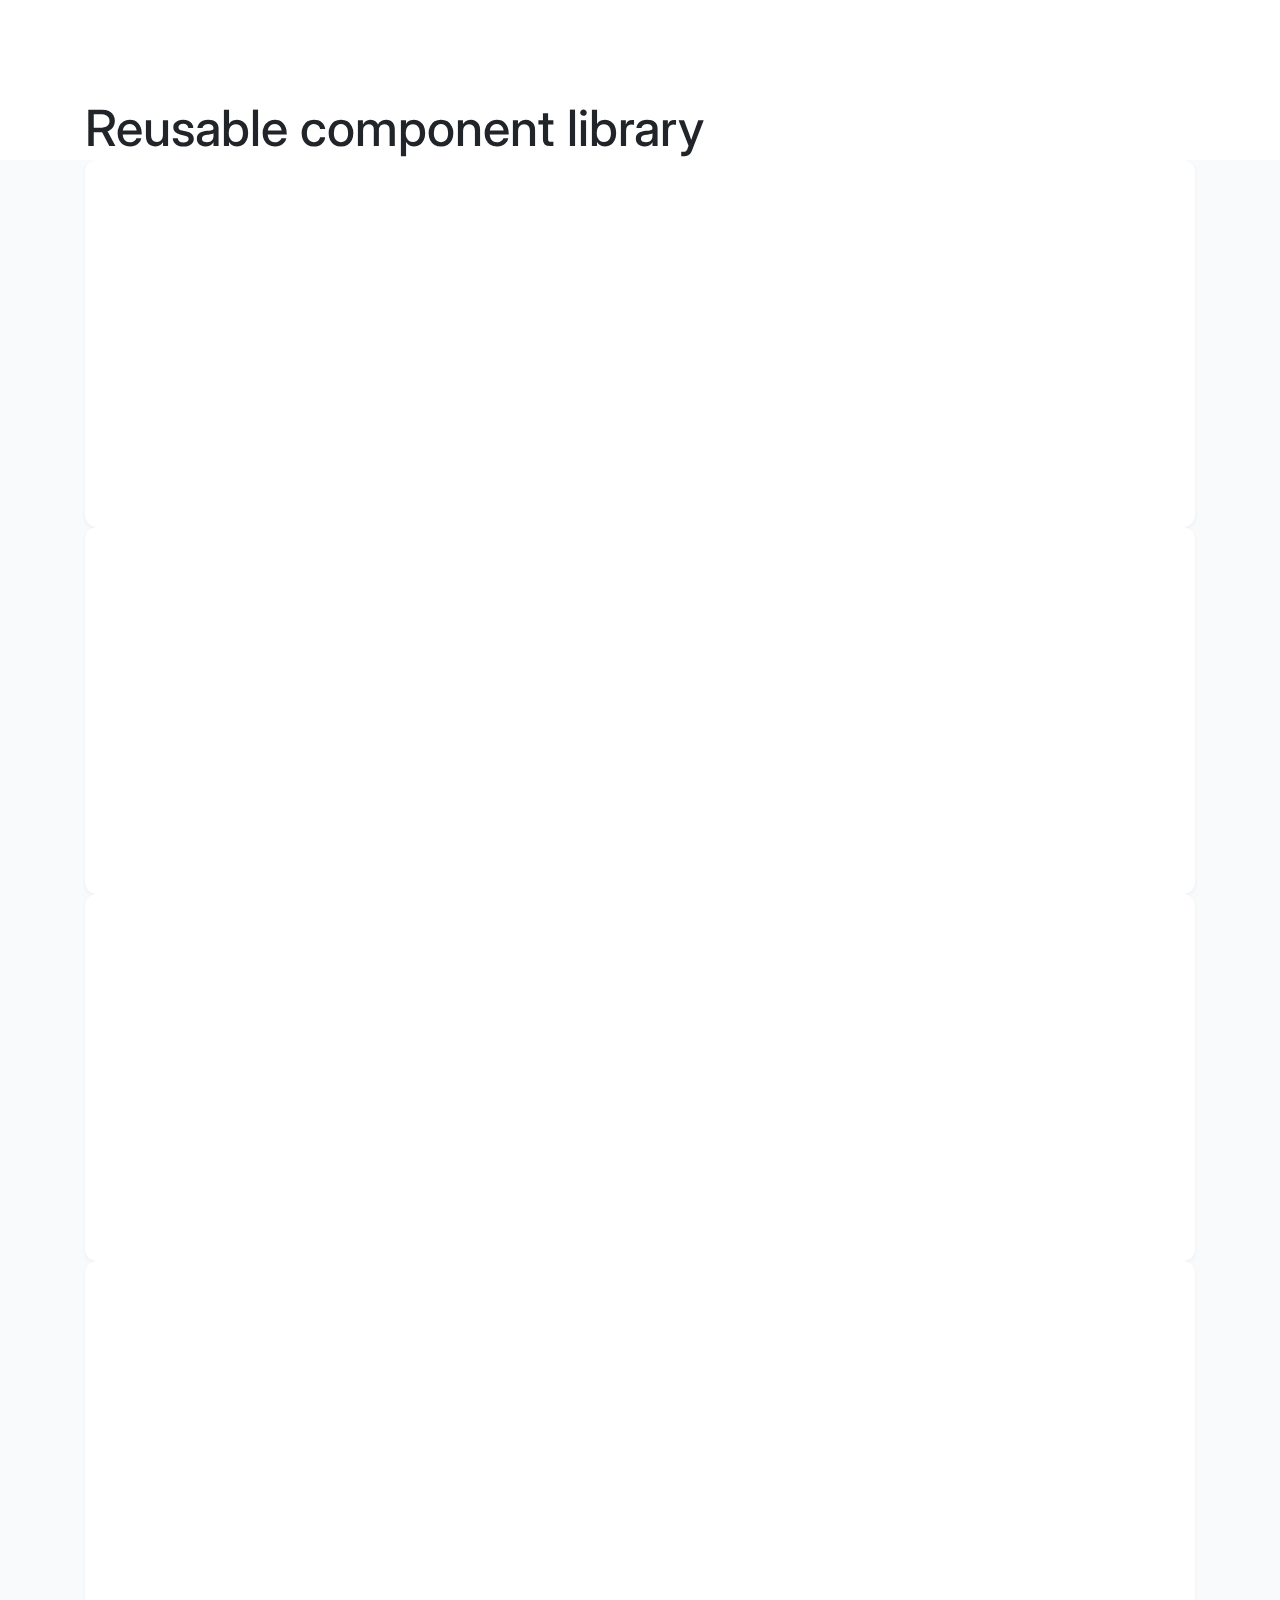
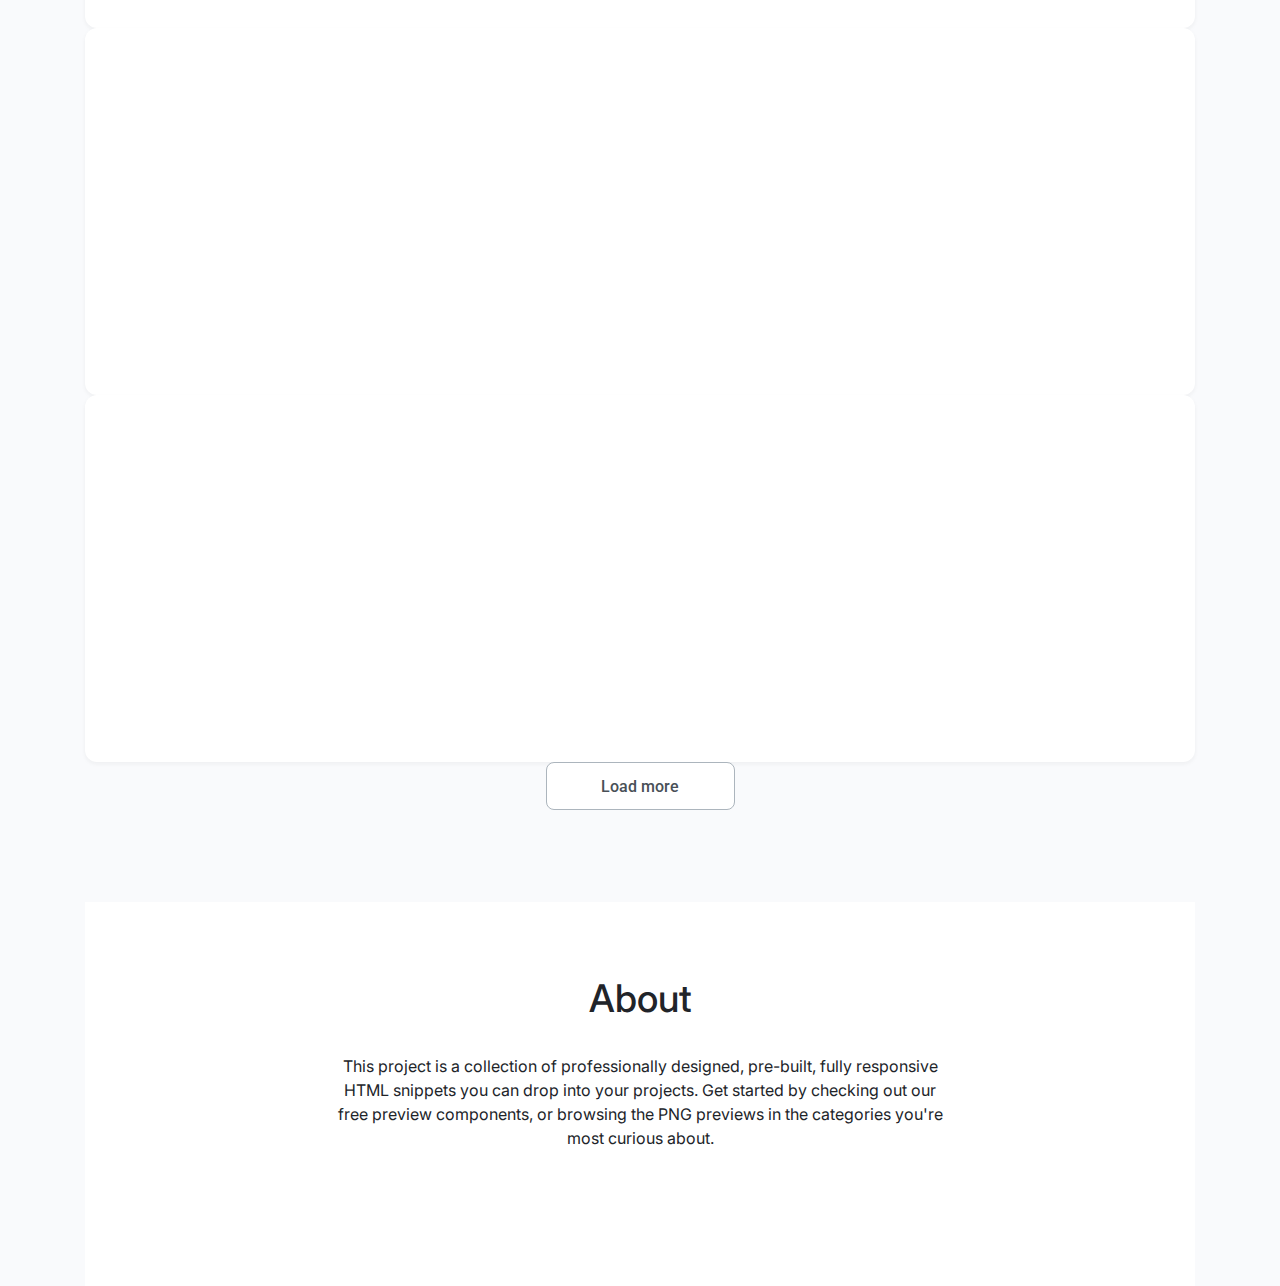
<file: index.html>
<!DOCTYPE html>
<!-- Главная страница -->
<html lang="ru">
    <head>
        <link rel="stylesheet" href="./assets/css/main.css">
        <title>Reusable component library</title>
    </head>

    <body>
        <!--<div class="main__container">-->
            <header class="header">
                <div class="wrapper">
                    <h1 class="header__title">Reusable component library</h1>
                </div>
            </header>
                <main class="wrapper">
                    <section class="preview">
                        <div class="card"></div>
                        <div class="card"></div>
                        <div class="card"></div>
                        <div class="card"></div>
                        <div class="card"></div>
                        <div class="card"></div>
                    </section>
                    <section class="loadmore__container">
                        <button class="button button_alternate">Load more</button>
                    </section>
                </main>
                <footer>
                        <div class="wrapper footer">
                            <div class="footer__wrapper">
                                <h2 class="footer__heading">About</h2>
                                <p>This project is a collection of professionally designed, pre-built, fully responsive HTML snippets you
                                can drop into your projects. Get started by checking out our free preview components, or browsing the
                                PNG previews in the categories you're most curious about.</p>
                            </div>
                        </div>
                </footer>
        <!--</div>-->
    </body>
</html>
</file>
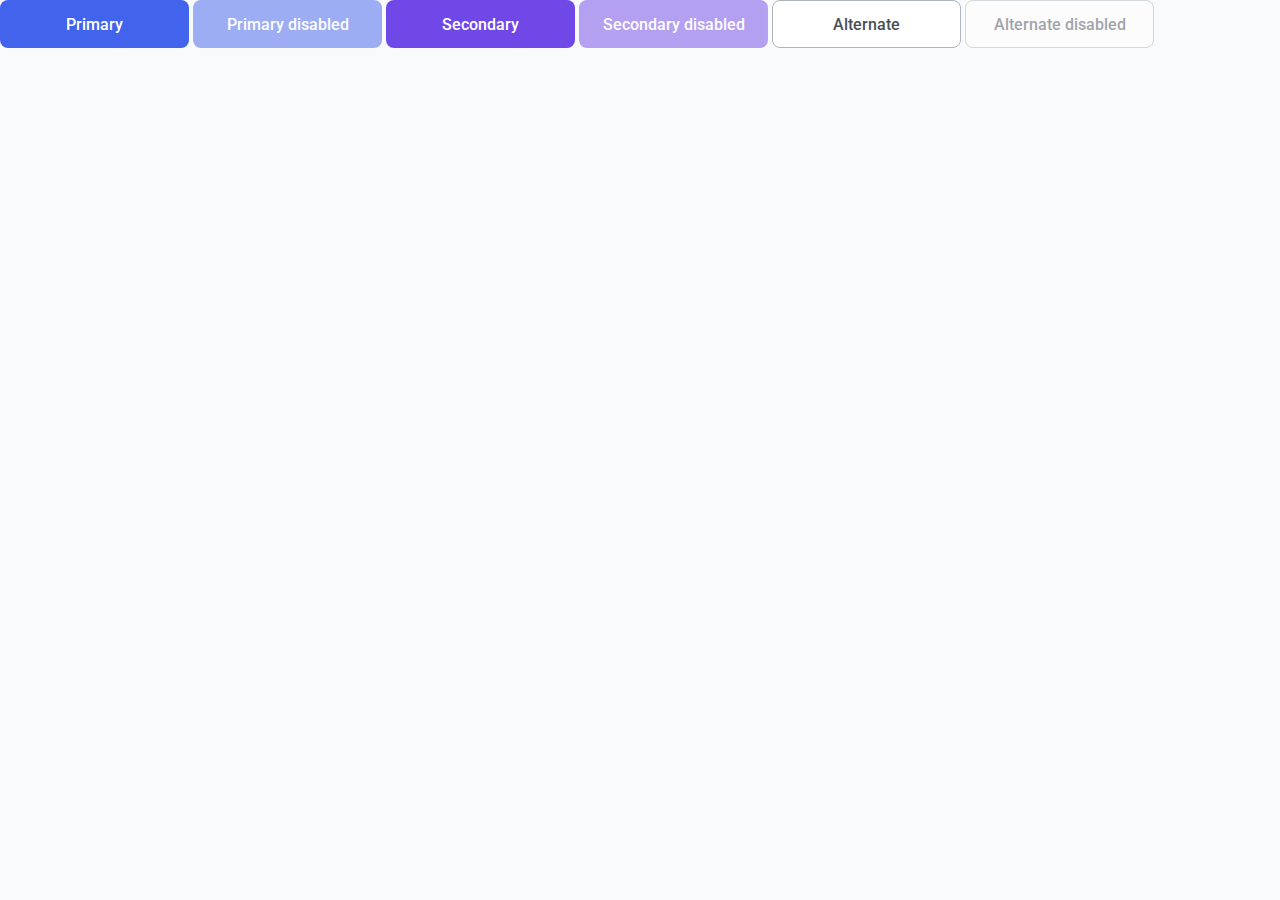
<file: 03-lection1/01-button/index.html>
<!DOCTYPE html>
<!-- Страница с кнопкой -->
<html lang="ru">
    <head>
        <link rel="stylesheet" href="../../assets/css/main.css">
        <link rel="stylesheet" href="./button.css">
    </head>
    <body>
    <button class="button button_primary">Primary</button>
    <button class="button button_primary" disabled>Primary disabled</button>
    <button class="button button_secondary">Secondary</button>
    <button class="button button_secondary" disabled>Secondary disabled</button>
    <button class="button button_alternate">Alternate</button>
    <button class="button button_alternate" disabled>Alternate disabled</button>
    </body>
</html>
</file>
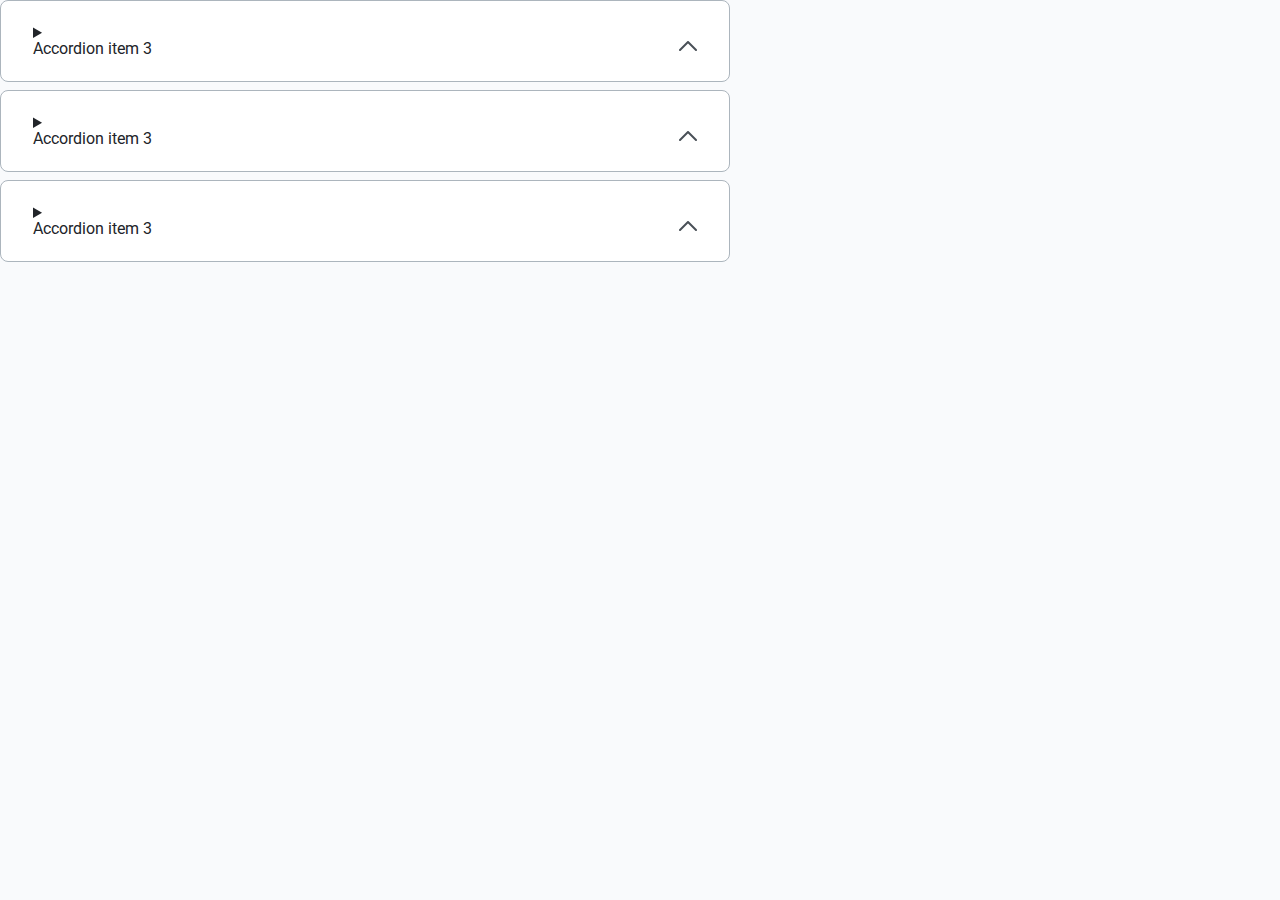
<file: 03-lection1/02-accordion/index.html>
<!DOCTYPE html>
<!-- Страница с аккордеоном -->
<html lang="ru">
    <head>
        <link rel="stylesheet" href="../../assets/css/main.css">
        <link rel="stylesheet" href="./accordion.css">
    </head>
    <body>
        <details class="accordion accordion_preview">
            <summary class="accordion__summary">
                <div class="accordion__heading">
                    <span>Accordion item 3</span>
                    <svg class="accordion__icon" width="18" height="10" viewBox="0 0 18 10" fill="none" xmlns="http://www.w3.org/2000/svg">
                    <path d="M17 9L9 1L1 9" stroke="#495057" stroke-width="2" stroke-linecap="round" stroke-linejoin="round"/>
                    </svg> 
                </div>
            </summary>    
            <p class="accordion__text"> Lorem ipsum dolor sit amet, consectetur adipisicing elit. Eveniet, voluptatem.</p>
        </details>

        <details class="accordion accordion_preview">
            <summary class="accordion__summary">
                <div class="accordion__heading">
                    <span>Accordion item 3</span>
                    <svg class="accordion__icon" width="18" height="10" viewBox="0 0 18 10" fill="none" xmlns="http://www.w3.org/2000/svg">
                    <path d="M17 9L9 1L1 9" stroke="#495057" stroke-width="2" stroke-linecap="round" stroke-linejoin="round"/>
                    </svg> 
                </div>
            </summary>    
            <p class="accordion__text"> Lorem ipsum dolor sit amet consectetur, adipisicing elit. Illum numquam id tempore quidem in. Impedit.</p>
        </details>

        <details class="accordion accordion_preview">
            <summary class="accordion__summary">
                <div class="accordion__heading">
                    <span>Accordion item 3</span>
                    <svg class="accordion__icon" width="18" height="10" viewBox="0 0 18 10" fill="none" xmlns="http://www.w3.org/2000/svg">
                    <path d="M17 9L9 1L1 9" stroke="#495057" stroke-width="2" stroke-linecap="round" stroke-linejoin="round"/>
                    </svg> 
                </div>
            </summary>         
            <p class="accordion__text"> Lorem ipsum dolor sit amet consectetur adipisicing elit. Exercitationem rem dolorem possimus magnam molestiae placeat delectus tempora est architecto perferendis.</p>
        </details>

    </body>
</html>
</file>
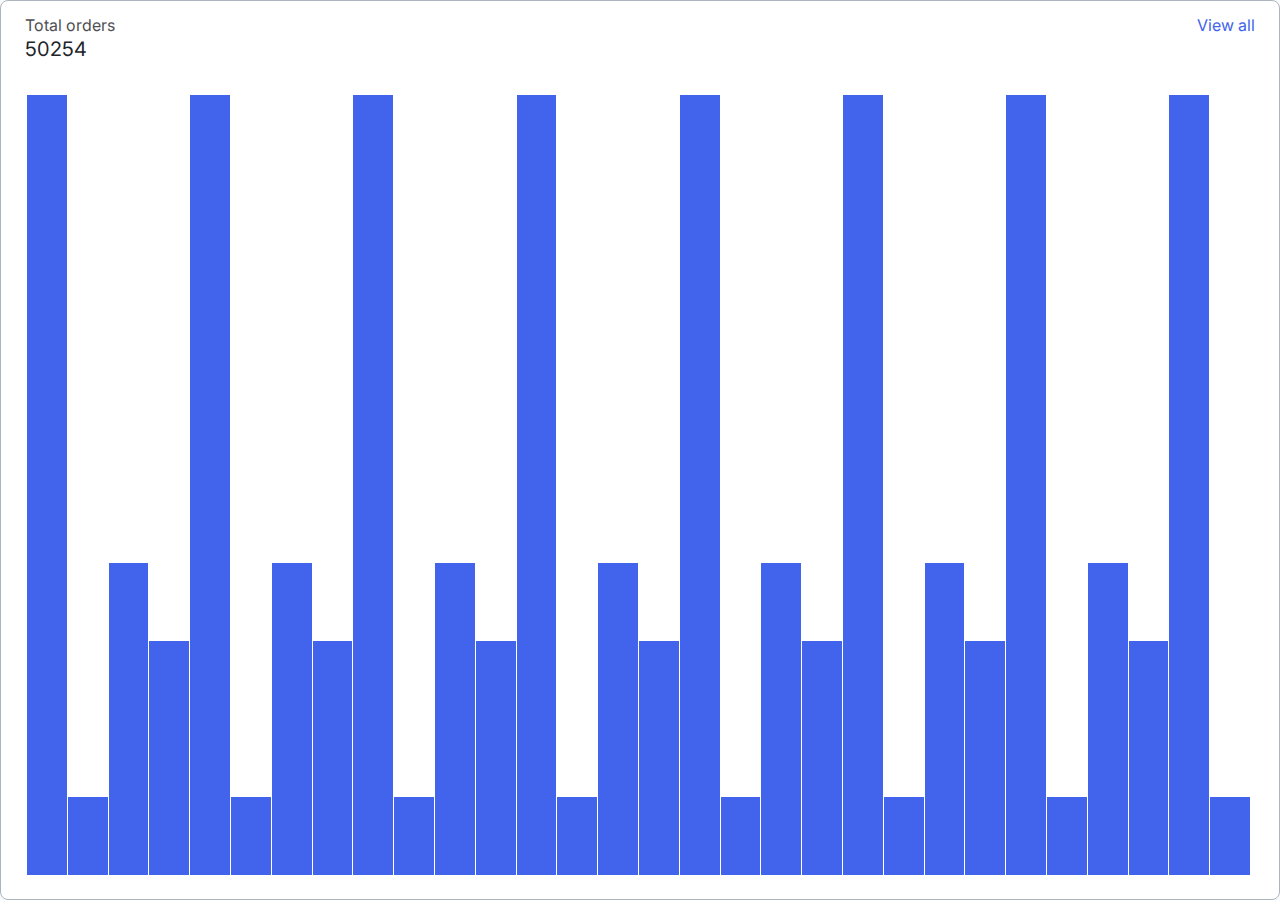
<file: 04-lection2/01-histogram/index.html>
<!DOCTYPE html>
<!-- Страница с гистограммой -->
<html lang="ru">
    <head>
        <link rel="stylesheet" href="../../assets/css/main.css">
        <link rel="stylesheet" href="./histogram.css">
    </head>
    <body>
        <div class="histogram">
            <div class="histogram__top">
                <span class="histogram__p1">Total orders</span>
                <span class="histogram__p2">View all</span>
            </div>
            <div class="histogram__middle">
                <span class="histogram__p3">50254</span>
            </div>
            <div class="histogram__bottom">
                <div class="histogram__graph">
                    <div class="histogram__bar histogram__bar-1"></div>
                    <div class="histogram__bar histogram__bar-2"></div>
                    <div class="histogram__bar histogram__bar-3"></div>
                    <div class="histogram__bar histogram__bar-4"></div>
                    <div class="histogram__bar histogram__bar-5"></div>
                    <div class="histogram__bar histogram__bar-6"></div>
                    <div class="histogram__bar histogram__bar-7"></div>
                    <div class="histogram__bar histogram__bar-8"></div>
                    <div class="histogram__bar histogram__bar-9"></div>
                    <div class="histogram__bar histogram__bar-10"></div>
                    <div class="histogram__bar histogram__bar-11"></div>
                    <div class="histogram__bar histogram__bar-12"></div>
                    <div class="histogram__bar histogram__bar-13"></div>
                    <div class="histogram__bar histogram__bar-14"></div>
                    <div class="histogram__bar histogram__bar-15"></div>
                    <div class="histogram__bar histogram__bar-16"></div>
                    <div class="histogram__bar histogram__bar-17"></div>
                    <div class="histogram__bar histogram__bar-18"></div>
                    <div class="histogram__bar histogram__bar-19"></div>
                    <div class="histogram__bar histogram__bar-20"></div>
                    <div class="histogram__bar histogram__bar-21"></div>
                    <div class="histogram__bar histogram__bar-22"></div>
                    <div class="histogram__bar histogram__bar-23"></div>
                    <div class="histogram__bar histogram__bar-24"></div>
                    <div class="histogram__bar histogram__bar-25"></div>
                    <div class="histogram__bar histogram__bar-26"></div>
                    <div class="histogram__bar histogram__bar-27"></div>
                    <div class="histogram__bar histogram__bar-28"></div>
                    <div class="histogram__bar histogram__bar-29"></div>
                    <div class="histogram__bar histogram__bar-30"></div>
                </div>
            </div>
        </div>
    </body>
</html>
</file>
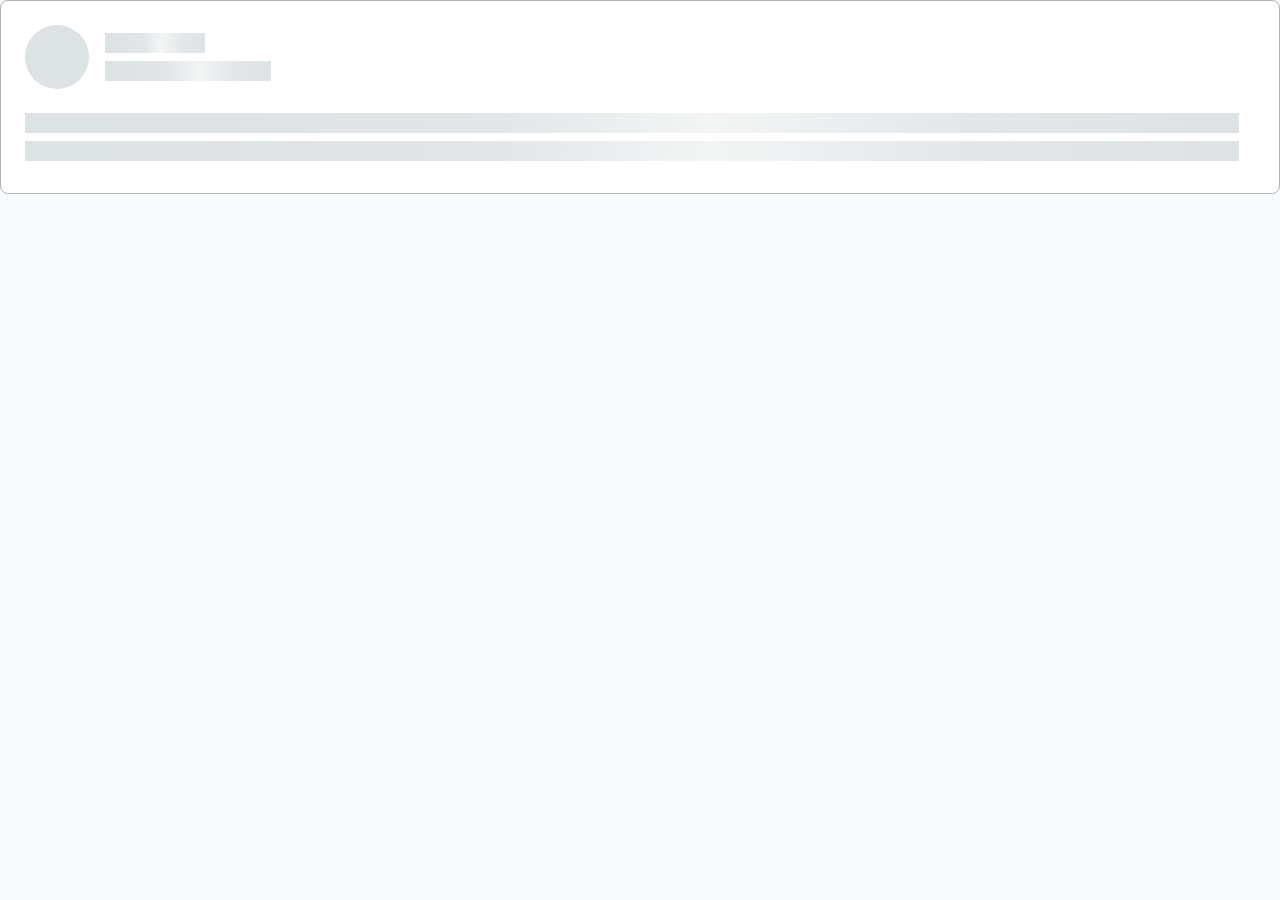
<file: 04-lection2/02-skeleton/index.html>
<!DOCTYPE html>
<!-- Страница со скелетоном -->
<html lang="ru">
    <head>
        <link rel="stylesheet" href="../../assets/css/main.css">
        <link rel="stylesheet" href="./skeleton.css">
    </head>
    <body>
        <div class="skeleton">
            <div class="skeleton__header">
                    <div class="skeleton__avatar"></div>
                        <div class="skeleton__title">
                            <div class="skeleton__line skeleton__line_short"></div>
                            <div class="skeleton__line"></div>
                        </div>
            </div>
            <div class="skeleton__buttom">
                <div class="skeleton__line"></div>
                <div class="skeleton__line"></div>
            </div>
        </div>
    </body>
</html>
</file>
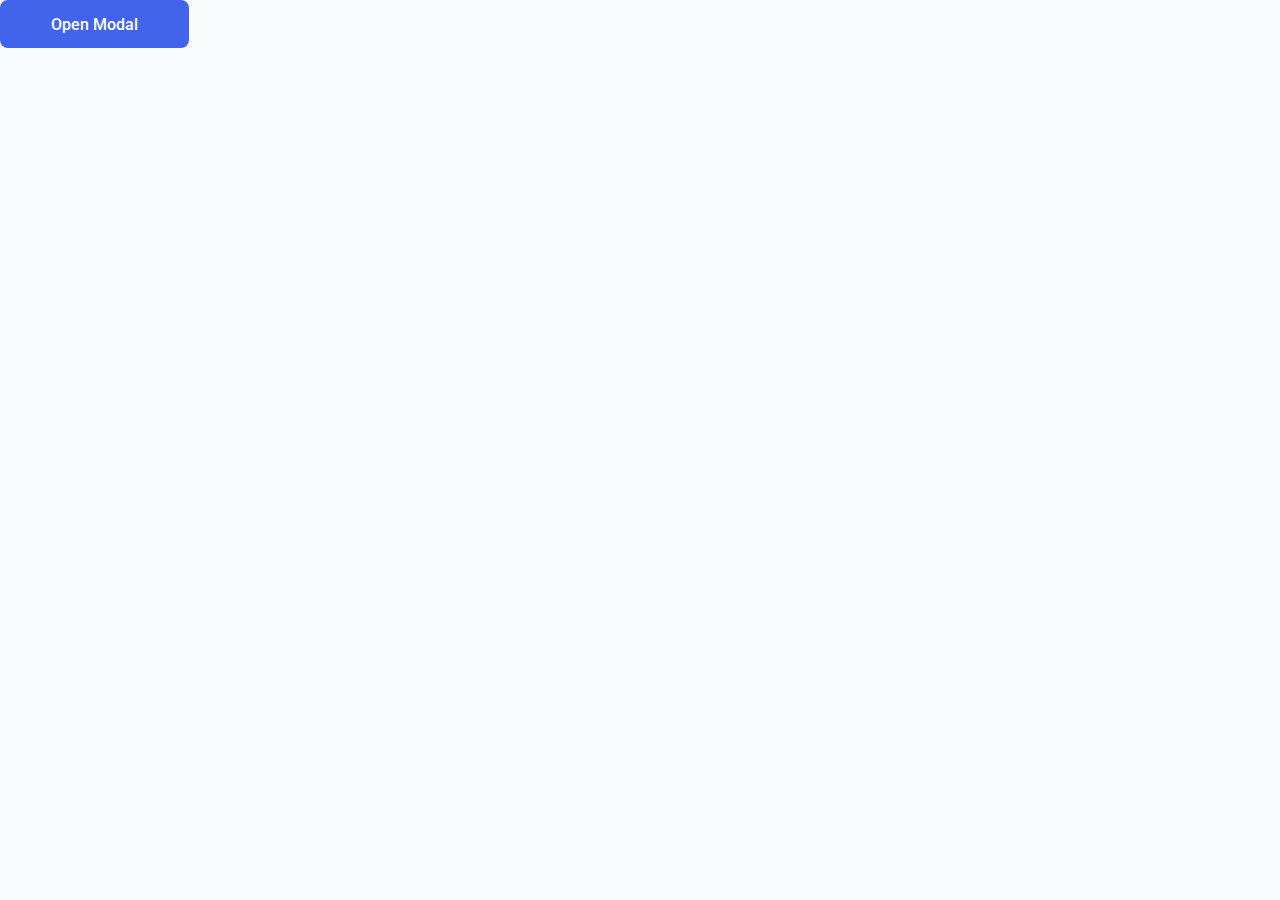
<file: 05-lection3/02-modal/index.html>
<!DOCTYPE html>
<!-- Страница с модалкой -->
<html lang="ru">
    <head>
        <link rel="stylesheet" href="../../assets/css/main.css">
        <link rel="stylesheet" href="./modal.css">
        <title>Modal</title>
    </head>
    <body>
        <button class="button button_primary" id="modal-open">Open Modal</button>
        <div class="modal" id="modal">
            <div class="modal__content">
                <div class="modal__closeicon">
                    <svg  id="modal-close" width="16" height="16" viewBox="0 0 16 16" fill="none" xmlns="http://www.w3.org/2000/svg">
                        <path fill-rule="evenodd" clip-rule="evenodd" d="M12.4714 3.52861C12.7318 3.78896 12.7318 4.21107 12.4714 4.47141L4.47141 12.4714C4.21107 12.7318 3.78896 12.7318 3.52861 12.4714C3.26826 12.2111 3.26826 11.789 3.52861 11.5286L11.5286 3.52861C11.789 3.26826 12.2111 3.26826 12.4714 3.52861Z" fill="#495057"/>
                        <path fill-rule="evenodd" clip-rule="evenodd" d="M3.52861 3.52861C3.78896 3.26826 4.21107 3.26826 4.47141 3.52861L12.4714 11.5286C12.7318 11.789 12.7318 12.2111 12.4714 12.4714C12.2111 12.7318 11.789 12.7318 11.5286 12.4714L3.52861 4.47141C3.26826 4.21107 3.26826 3.78896 3.52861 3.52861Z" fill="#495057"/>
                    </svg>
                  </div>
                <div class="modal__title">
                    Modal Title
                </div>
                <div class="modal__paragraph">
                    <p>Amet minim mollit non deserunt ullamco est sit aliqua dolor do amet sint. Velit officia consequat duis enim velit mollit. Exercitation veniam consequat sunt nostrud amet.
                        Amet minim mollit non deserunt ullamco est sit aliqua dolor do amet sint. Velit officia consequat duis enim velit mollit. Exercitation veniam consequat sunt nostrud amet.</p>
                </div>
            </div>
        </div>
    </body>
    <script src="./index.js"></script> 
</html>
</file>
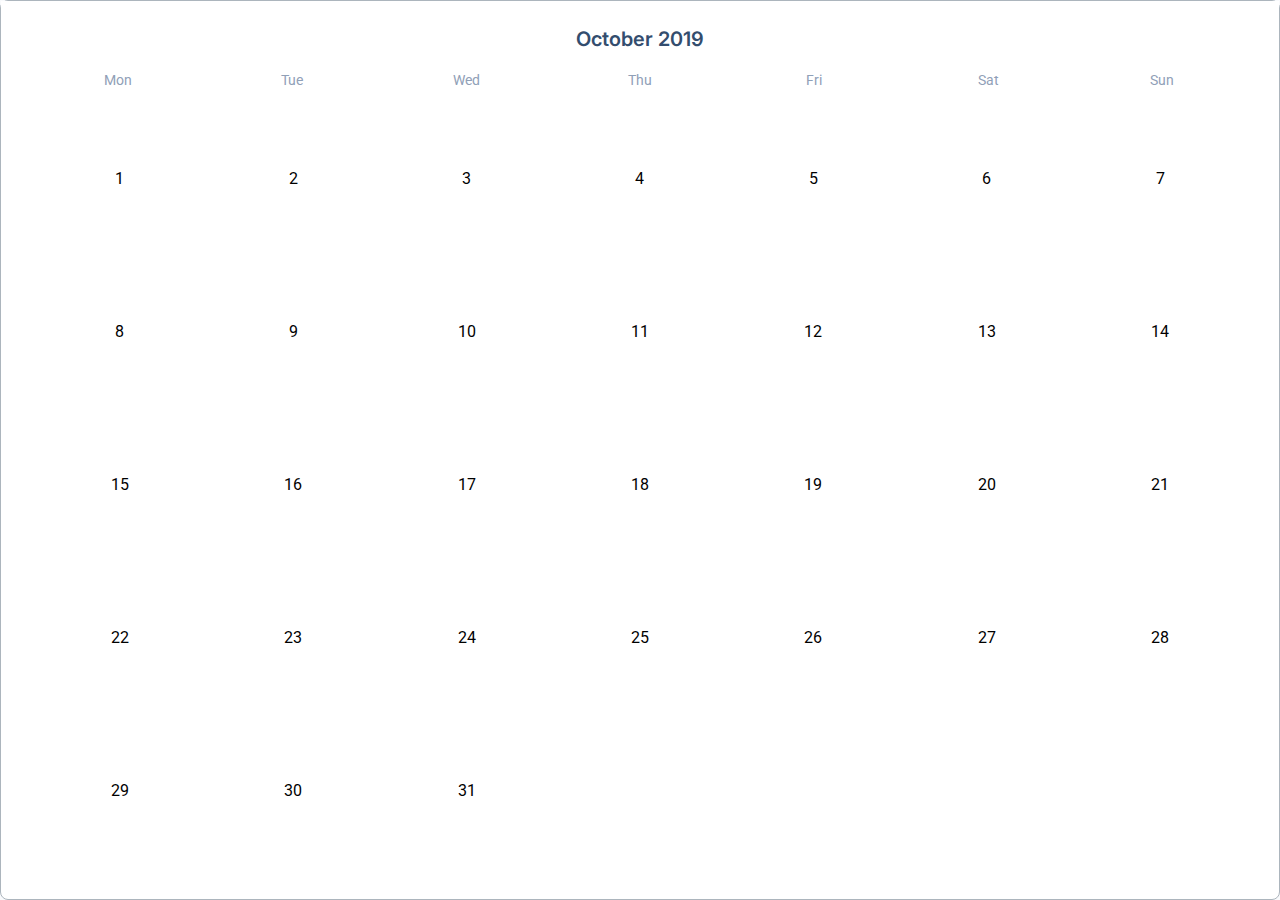
<file: 05-lection3/03-calendar/index.html>
<!DOCTYPE html>
<!-- Страница с календарем -->
<html lang="ru">
    <head>
        <link rel="stylesheet" href="../../assets/css/main.css">
        <link rel="stylesheet" href="./calendar.css">
        <title>Calendar</title>
    </head>
    <body>

        <div class="calendar">
            <div class="calendar__header">
                October 2019
            </div>
            <div class="calendar__days">
                <div>Mon</div>
                <div>Tue</div>
                <div>Wed</div>
                <div>Thu</div>
                <div>Fri</div>
                <div>Sat</div>
                <div>Sun</div>
            </div>
            <div class="calendar__dates">
                <div>1</div>
                <div>2</div>
                <div>3</div>
                <div>4</div>
                <div>5</div>
                <div>6</div>
                <div>7</div>
                <div>8</div>
                <div>9</div>
                <div>10</div>
                <div>11</div>
                <div>12</div>
                <div>13</div>
                <div>14</div>
                <div>15</div>
                <div>16</div>
                <div>17</div>
                <div>18</div>
                <div>19</div>
                <div>20</div>
                <div>21</div>
                <div>22</div>
                <div>23</div>
                <div>24</div>
                <div>25</div>
                <div>26</div>
                <div>27</div>
                <div>28</div>
                <div>29</div>
                <div>30</div>
                <div>31</div>
            </div>
    </div>
    </body>
</html>
</file>
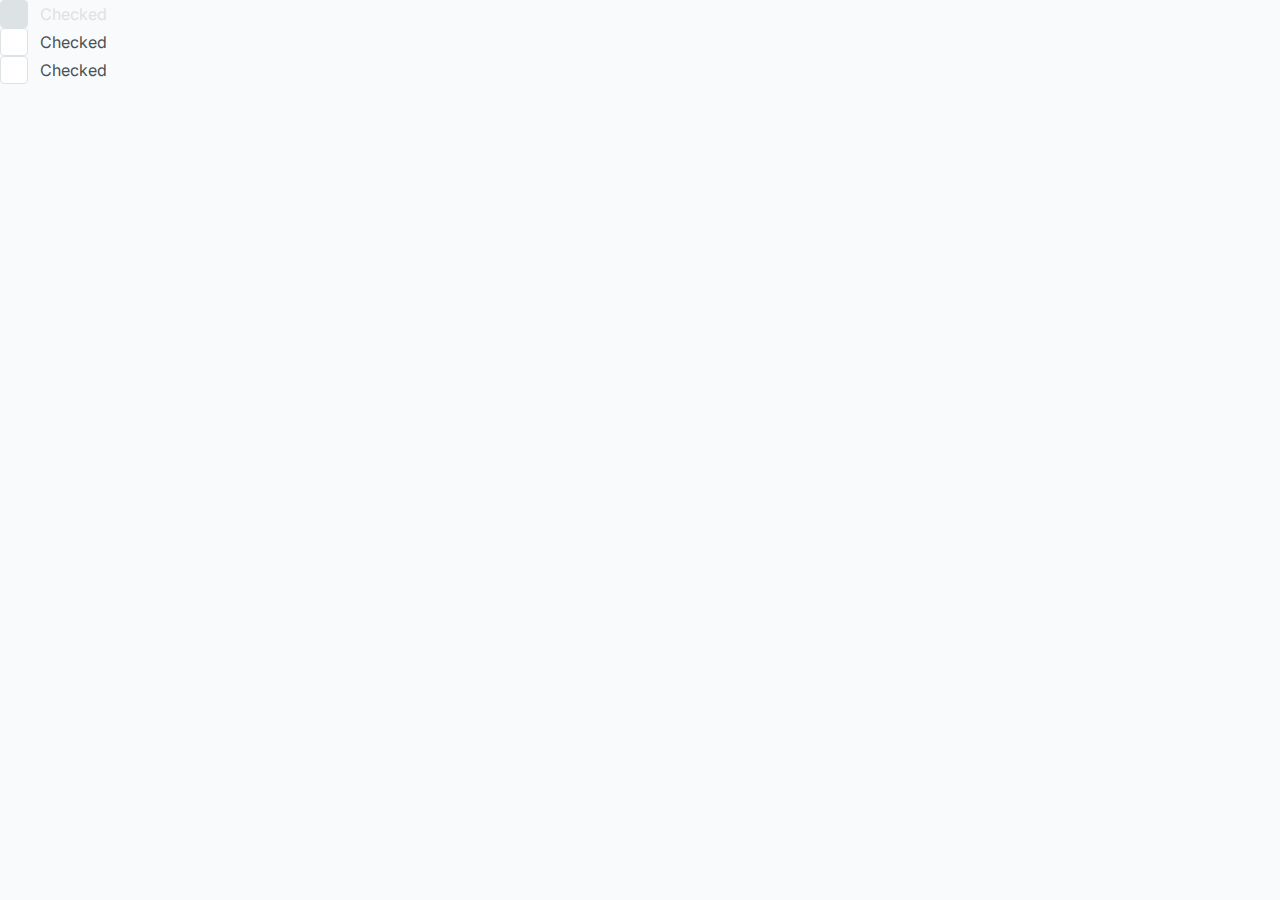
<file: 07-lection5/01-checkbox/index.html>
<!DOCTYPE html>
<!-- Страница чекбокса -->
<html lang="ru">
    <head>
        <link rel="stylesheet" href="../../assets/css/main.css">
        <link rel="stylesheet" href="./checkbox.css">
    </head>
    <body>
        <label class="checkbox">
            <input class="checkbox__input" type="checkbox" disabled> 
            <div class="checkbox__control"> 
                <svg class="checkbox__icon-checked" width="15" height="13" viewBox="0 0 15 13" fill="none" xmlns="http://www.w3.org/2000/svg">
                <path d="M1.5 7.5L5 11L13 2" stroke="white" stroke-width="3" stroke-linecap="round" stroke-linejoin="round"/>
            </svg>
            </div>
            <span class="checkbox__label">Checked</span>
        </label>

        <label class="checkbox">
            <input class="checkbox__input" type="checkbox" > 
            <div class="checkbox__control" tabindex="1"> 
                <svg class="checkbox__icon-checked" width="15" height="13" viewBox="0 0 15 13" fill="none" xmlns="http://www.w3.org/2000/svg">
                <path d="M1.5 7.5L5 11L13 2" stroke="white" stroke-width="3" stroke-linecap="round" stroke-linejoin="round"/>
            </svg>
            </div>
            <span class="checkbox__label">Checked</span>
        </label>

        <label class="checkbox">
            <input class="checkbox__input" type="checkbox" > 
            <div class="checkbox__control" tabindex="2"> 
                <svg class="checkbox__icon-checked" width="15" height="13" viewBox="0 0 15 13" fill="none" xmlns="http://www.w3.org/2000/svg">
                <path d="M1.5 7.5L5 11L13 2" stroke="white" stroke-width="3" stroke-linecap="round" stroke-linejoin="round"/>
            </svg>
            </div>
            <span class="checkbox__label">Checked</span>
        </label>

    </body>
</html>
</file>
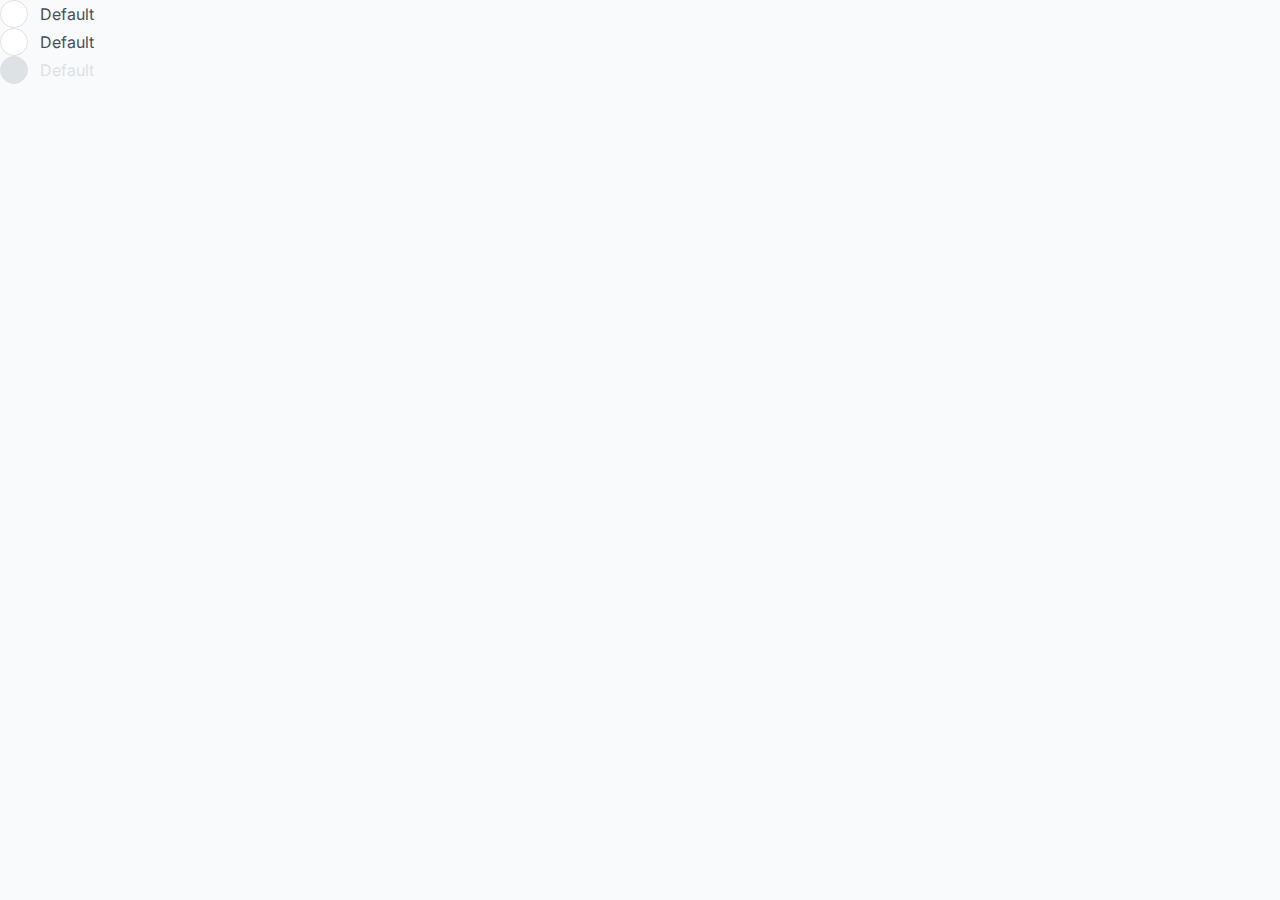
<file: 07-lection5/02-radio/index.html>
<!DOCTYPE html>
<!-- Страница радио -->
<html lang="ru">
    <head>
        <link rel="stylesheet" href="../../assets/css/main.css">
        <link rel="stylesheet" href="./radio.css">
    </head>
    <body>
        <label class="radio">
            <input name="1" class="radio__input" type="radio">
            <div class="radio__control" tabindex="1">
                <div class="radio__icon-checked"></div>
            </div>
            <span class="radio__legend">Default</span>
        </label>

        <label class="radio">
            <input name="1" class="radio__input" type="radio">
            <div class="radio__control" tabindex="2">
                <div class="radio__icon-checked"></div>
            </div>
            <span class="radio__legend">Default</span>
        </label>

        <label class="radio">
            <input name="1" class="radio__input" type="radio" disabled>
            <div class="radio__control" tabindex="3">
                <div class="radio__icon-checked"></div>
            </div>
            <span class="radio__legend">Default</span>
        </label>
    </body>
</html>
</file>
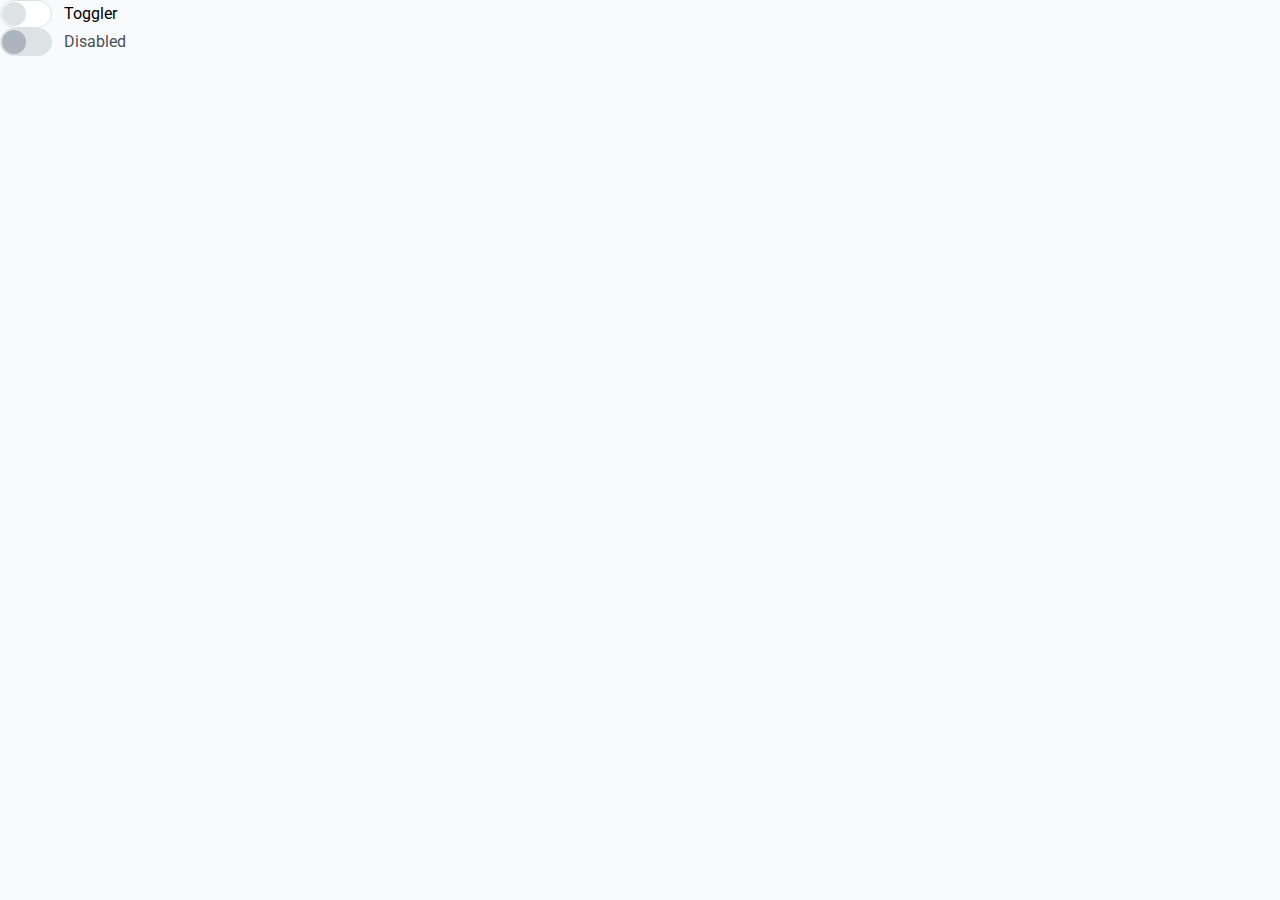
<file: 07-lection5/03-toggler/index.html>
<!DOCTYPE html>
<!-- Страница с кнопкой переключения -->
<html lang="ru">
    <head>
        <link rel="stylesheet" href="../../assets/css/main.css">
        <link rel="stylesheet" href="./toggler.css">
    </head>
    <body>
        <label class="toggler">
            <input class="toggler__input" type="checkbox">
            <div class="toggler__control">
                <div class="toggler__icon-checked"></div>
            </div>
            <span class="toggler__legend">Toggler</span>
        </label>

        <label class="toggler">
            <input class="toggler__input" type="checkbox" disabled>
            <div class="toggler__control">
                <div class="toggler__icon-checked"></div>
            </div>
            <span class="toggler__legend">Disabled</span>
        </label>
    </body>
</html>
</file>
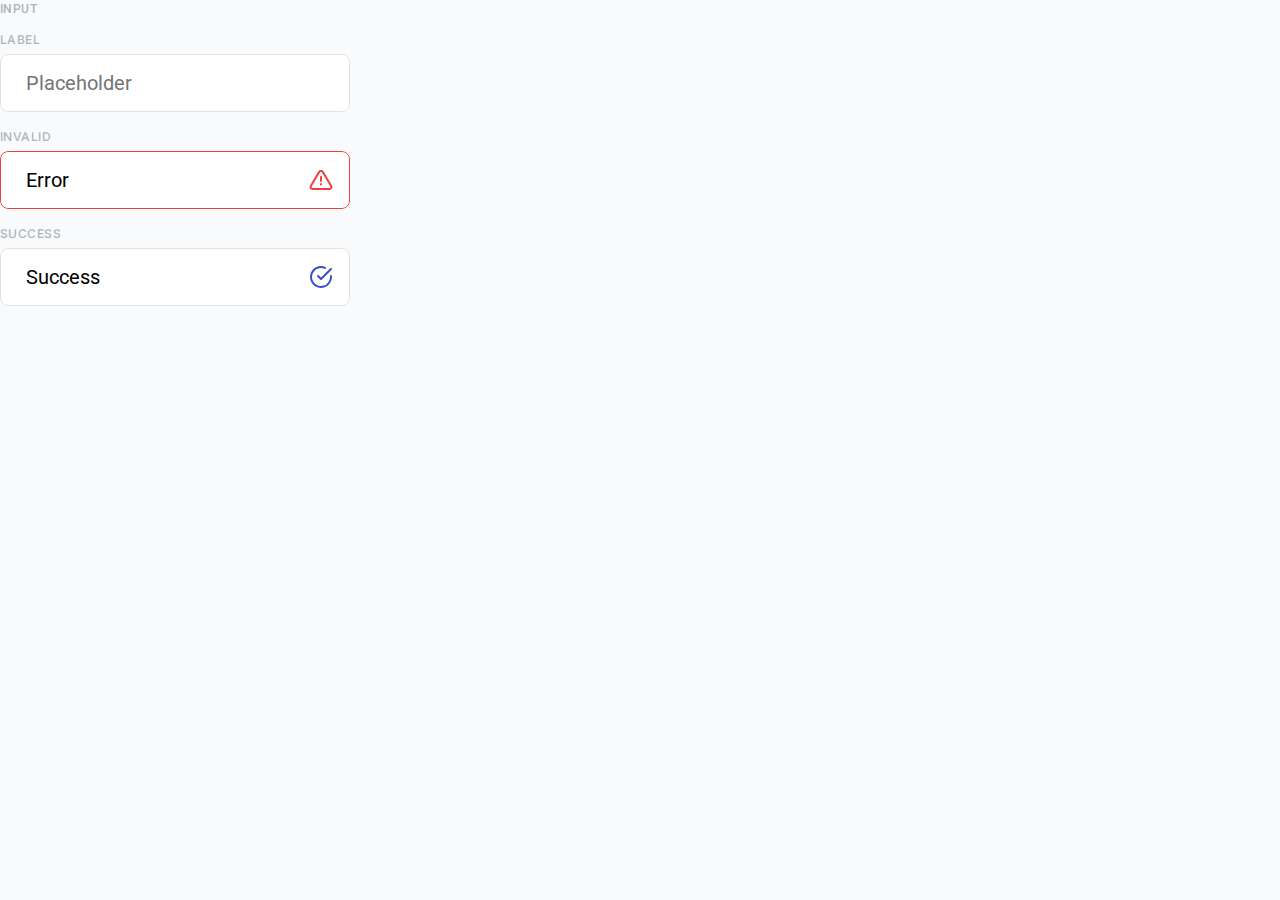
<file: 07-lection5/04-input/index.html>
<!DOCTYPE html>
<!-- Страница с полем ввода -->
<html lang="ru">
    <head>
        <link rel="stylesheet" href="./index.css">
        <link rel="stylesheet" href="../../assets/css/main.css">
        <link rel="stylesheet" href="./input.css">
    </head>
    <body>
        <form class="form">
            <fieldset class="form__fieldset">
                <legend class="form__legend">INPUT</legend>
                <label class="input form__control">
                    <p class="input__legend">LABEL</p>
                    <div class="input__fake">
                        <input class="input__control" type="text" placeholder="Placeholder">
                        <div class="input__state">
                            <svg class="input__icon input__icon_ok" viewBox="0 0 24 24" fill="none" xmlns="http://www.w3.org/2000/svg">
                                <path d="M22 11.08V12C21.9988 14.1564 21.3005 16.2547 20.0093 17.9818C18.7182 19.709 16.9033 20.9725 14.8354 21.5839C12.7674 22.1953 10.5573 22.1219 8.53447 21.3746C6.51168 20.6273 4.78465 19.2461 3.61096 17.4371C2.43727 15.628 1.87979 13.4881 2.02168 11.3363C2.16356 9.18455 2.99721 7.13631 4.39828 5.49706C5.79935 3.85781 7.69279 2.71537 9.79619 2.24013C11.8996 1.7649 14.1003 1.98232 16.07 2.85999" stroke="#374FC7" stroke-width="2" stroke-linecap="round" stroke-linejoin="round"/>
                                <path d="M22 4L12 14.01L9 11.01" stroke="#374FC7" stroke-width="2" stroke-linecap="round" stroke-linejoin="round"/>
                            </svg>
                            <svg class="input__icon input__icon_error" viewBox="0 0 24 24" fill="none" xmlns="http://www.w3.org/2000/svg">
                                <path d="M10.29 3.86002L1.82002 18C1.64539 18.3024 1.55299 18.6453 1.55201 18.9945C1.55103 19.3438 1.64151 19.6872 1.81445 19.9905C1.98738 20.2939 2.23675 20.5468 2.53773 20.7239C2.83871 20.901 3.18082 20.9962 3.53002 21H20.47C20.8192 20.9962 21.1613 20.901 21.4623 20.7239C21.7633 20.5468 22.0127 20.2939 22.1856 19.9905C22.3585 19.6872 22.449 19.3438 22.448 18.9945C22.4471 18.6453 22.3547 18.3024 22.18 18L13.71 3.86002C13.5318 3.56613 13.2807 3.32314 12.9812 3.15451C12.6817 2.98587 12.3438 2.89728 12 2.89728C11.6563 2.89728 11.3184 2.98587 11.0188 3.15451C10.7193 3.32314 10.4683 3.56613 10.29 3.86002V3.86002Z" stroke="#F03D3E" stroke-width="2" stroke-linecap="round" stroke-linejoin="round"/>
                                <path d="M12 9V13" stroke="#F03D3E" stroke-width="2" stroke-linecap="round" stroke-linejoin="round"/>
                                <path d="M12 16V16.5" stroke="#F03D3E" stroke-width="2" stroke-linecap="round" stroke-linejoin="round"/>
                            </svg>
                        </div>
                    </div>
                </label>
                <label class="input form__control">
                    <p class="input__legend">INVALID</p>
                    <div class="input__fake">
                        <input class="input__control input__control_invalid" type="text" placeholder="Placeholder" value="Error">
                        <div class="input__state">
                            <svg class="input__icon input__icon_ok" viewBox="0 0 24 24" fill="none" xmlns="http://www.w3.org/2000/svg">
                                <path d="M22 11.08V12C21.9988 14.1564 21.3005 16.2547 20.0093 17.9818C18.7182 19.709 16.9033 20.9725 14.8354 21.5839C12.7674 22.1953 10.5573 22.1219 8.53447 21.3746C6.51168 20.6273 4.78465 19.2461 3.61096 17.4371C2.43727 15.628 1.87979 13.4881 2.02168 11.3363C2.16356 9.18455 2.99721 7.13631 4.39828 5.49706C5.79935 3.85781 7.69279 2.71537 9.79619 2.24013C11.8996 1.7649 14.1003 1.98232 16.07 2.85999" stroke="#374FC7" stroke-width="2" stroke-linecap="round" stroke-linejoin="round"/>
                                <path d="M22 4L12 14.01L9 11.01" stroke="#374FC7" stroke-width="2" stroke-linecap="round" stroke-linejoin="round"/>
                            </svg>
                            <svg class="input__icon input__icon_error" viewBox="0 0 24 24" fill="none" xmlns="http://www.w3.org/2000/svg">
                                <path d="M10.29 3.86002L1.82002 18C1.64539 18.3024 1.55299 18.6453 1.55201 18.9945C1.55103 19.3438 1.64151 19.6872 1.81445 19.9905C1.98738 20.2939 2.23675 20.5468 2.53773 20.7239C2.83871 20.901 3.18082 20.9962 3.53002 21H20.47C20.8192 20.9962 21.1613 20.901 21.4623 20.7239C21.7633 20.5468 22.0127 20.2939 22.1856 19.9905C22.3585 19.6872 22.449 19.3438 22.448 18.9945C22.4471 18.6453 22.3547 18.3024 22.18 18L13.71 3.86002C13.5318 3.56613 13.2807 3.32314 12.9812 3.15451C12.6817 2.98587 12.3438 2.89728 12 2.89728C11.6563 2.89728 11.3184 2.98587 11.0188 3.15451C10.7193 3.32314 10.4683 3.56613 10.29 3.86002V3.86002Z" stroke="#F03D3E" stroke-width="2" stroke-linecap="round" stroke-linejoin="round"/>
                                <path d="M12 9V13" stroke="#F03D3E" stroke-width="2" stroke-linecap="round" stroke-linejoin="round"/>
                                <path d="M12 16V16.5" stroke="#F03D3E" stroke-width="2" stroke-linecap="round" stroke-linejoin="round"/>
                            </svg>
                        </div>
                    </div>
                </label>
                <label class="input form__control">
                    <p class="input__legend">SUCCESS</p>
                    <div class="input__fake">
                        <input class="input__control input__control_success" type="text" placeholder="Placeholder" value="Success">
                        <div class="input__state">
                            <svg class="input__icon input__icon_ok" viewBox="0 0 24 24" fill="none" xmlns="http://www.w3.org/2000/svg">
                                <path d="M22 11.08V12C21.9988 14.1564 21.3005 16.2547 20.0093 17.9818C18.7182 19.709 16.9033 20.9725 14.8354 21.5839C12.7674 22.1953 10.5573 22.1219 8.53447 21.3746C6.51168 20.6273 4.78465 19.2461 3.61096 17.4371C2.43727 15.628 1.87979 13.4881 2.02168 11.3363C2.16356 9.18455 2.99721 7.13631 4.39828 5.49706C5.79935 3.85781 7.69279 2.71537 9.79619 2.24013C11.8996 1.7649 14.1003 1.98232 16.07 2.85999" stroke="#374FC7" stroke-width="2" stroke-linecap="round" stroke-linejoin="round"/>
                                <path d="M22 4L12 14.01L9 11.01" stroke="#374FC7" stroke-width="2" stroke-linecap="round" stroke-linejoin="round"/>
                            </svg>
                            <svg class="input__icon input__icon_error" viewBox="0 0 24 24" fill="none" xmlns="http://www.w3.org/2000/svg">
                                <path d="M10.29 3.86002L1.82002 18C1.64539 18.3024 1.55299 18.6453 1.55201 18.9945C1.55103 19.3438 1.64151 19.6872 1.81445 19.9905C1.98738 20.2939 2.23675 20.5468 2.53773 20.7239C2.83871 20.901 3.18082 20.9962 3.53002 21H20.47C20.8192 20.9962 21.1613 20.901 21.4623 20.7239C21.7633 20.5468 22.0127 20.2939 22.1856 19.9905C22.3585 19.6872 22.449 19.3438 22.448 18.9945C22.4471 18.6453 22.3547 18.3024 22.18 18L13.71 3.86002C13.5318 3.56613 13.2807 3.32314 12.9812 3.15451C12.6817 2.98587 12.3438 2.89728 12 2.89728C11.6563 2.89728 11.3184 2.98587 11.0188 3.15451C10.7193 3.32314 10.4683 3.56613 10.29 3.86002V3.86002Z" stroke="#F03D3E" stroke-width="2" stroke-linecap="round" stroke-linejoin="round"/>
                                <path d="M12 9V13" stroke="#F03D3E" stroke-width="2" stroke-linecap="round" stroke-linejoin="round"/>
                                <path d="M12 16V16.5" stroke="#F03D3E" stroke-width="2" stroke-linecap="round" stroke-linejoin="round"/>
                            </svg>
                        </div>
                    </div>
                </label>
            </fieldset>
        </form>
    </body>
</html>
</file>
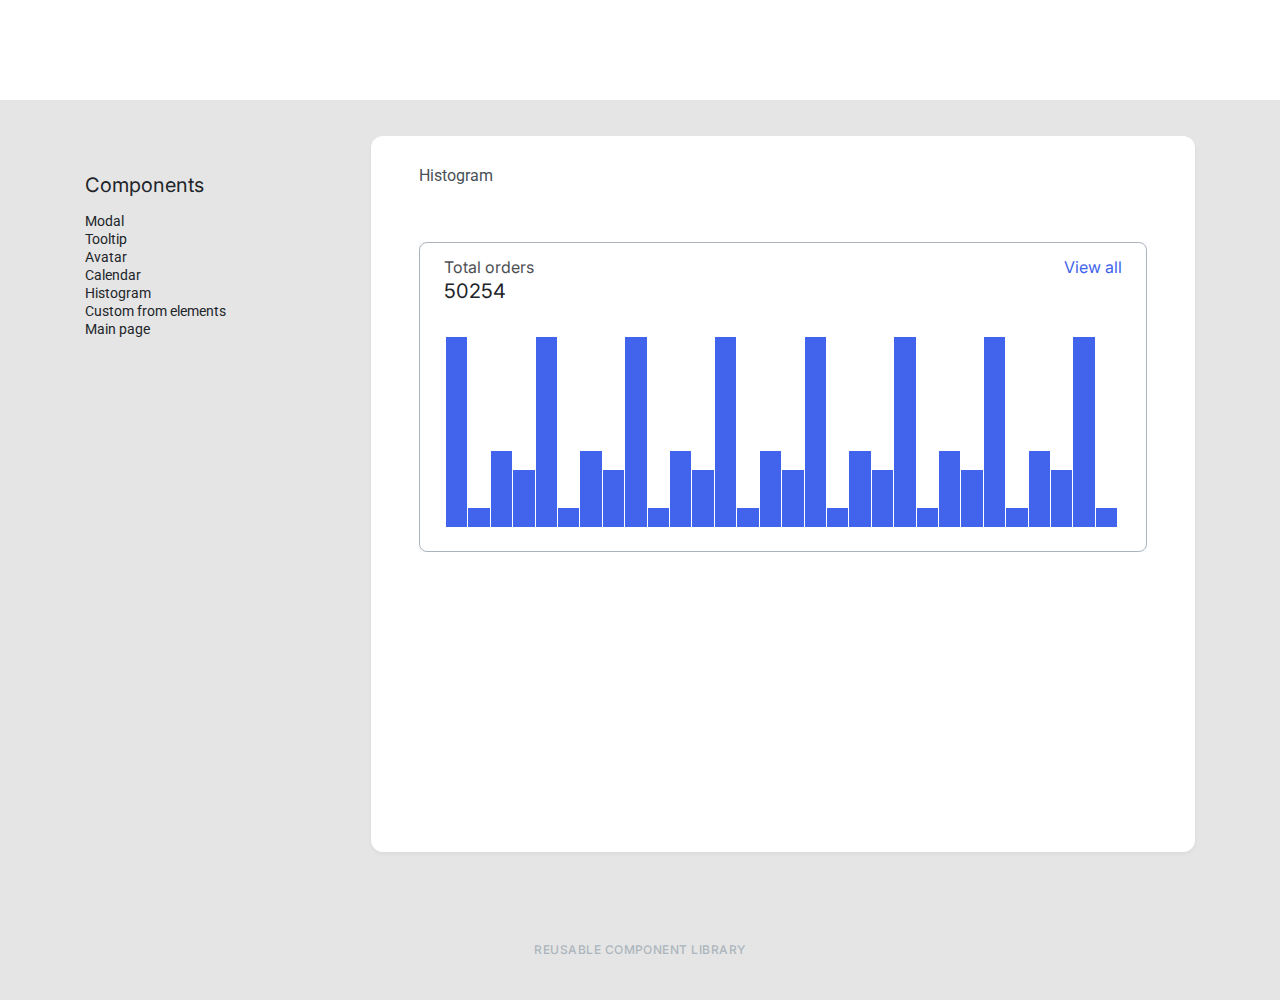
<file: pages/component.html>
<!DOCTYPE html>
<html lang="ru">
    <head>
        <link rel="stylesheet" href="../assets/css/main.css">
        <title>Components page</title>
    </head>
    <body class="componentspage__body">
        <header class="componentspage__header">

        </header>
        <div class="componentspage__wrapper">
            <main class="componentspage__main">
                <div class="componentspage__sidemenu">
                <h4 class="componentspage__menuheading">Components</h4>
                <span>Modal</span>
                <span>Tooltip</span>
                <span>Avatar</span>
                <span>Calendar</span>
                <span>Histogram</span>
                <span>Custom from elements</span>
                <span>Main page</span>
                </div>
                <div class="componentspage__preview">
                    <div>
                        <h3 class="componentspage__heading">Histogram</h3>
                        <iframe class="componentspage__iframe"src="../04-lection2/01-histogram/index.html" title="Component"></iframe></div>
                    <div></div>
                </div>
            </main>
            <footer class="componentspage__footer">
                <h5>REUSABLE COMPONENT LIBRARY</h5>
            </footer>
        </div>
    </body>
</html>
</file>
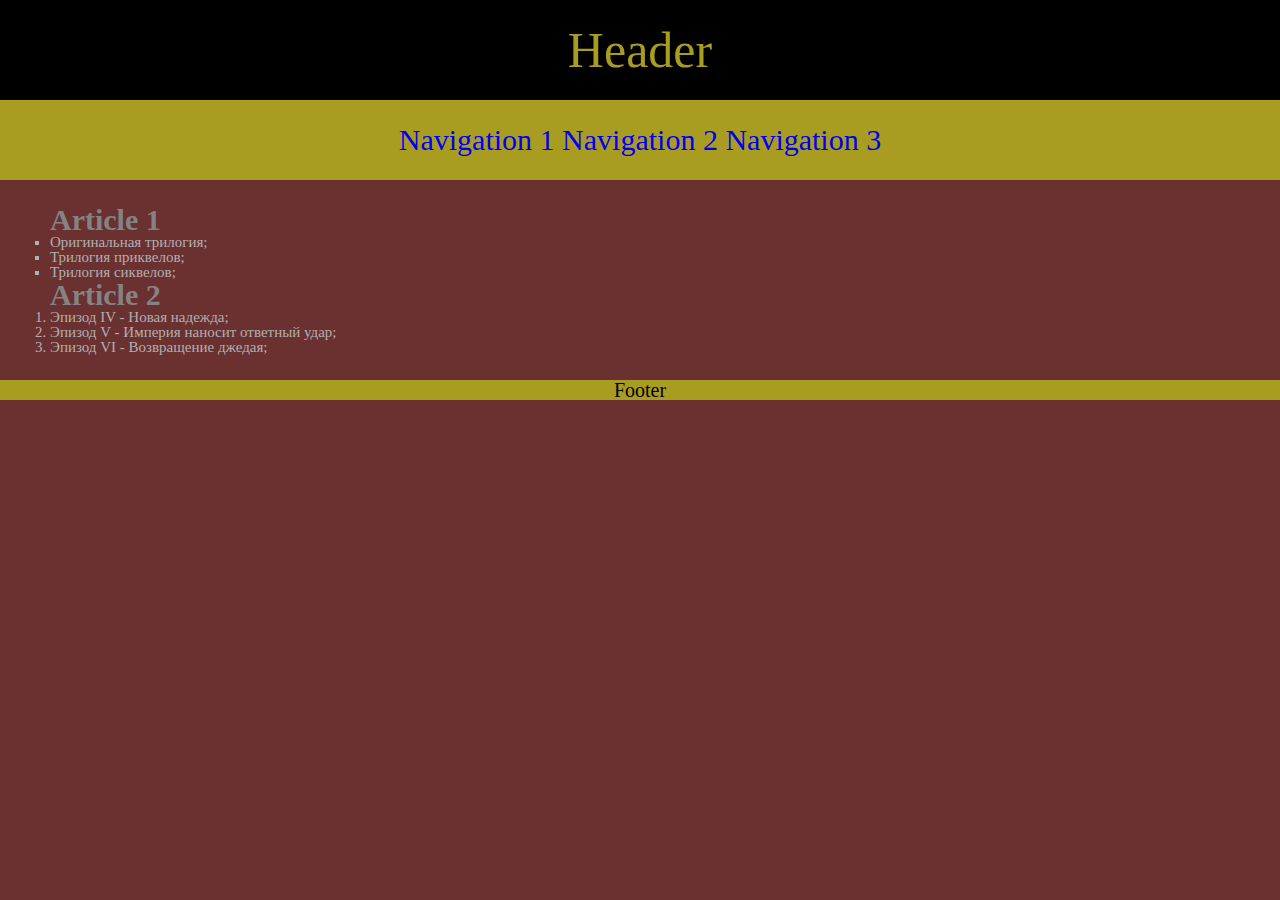
<file: 02-dz0/01-semantic-mockup/solution.html>
<!DOCTYPE html>
<html lang="ru">
    <head>
        <link rel="stylesheet" href=css/style.css>
        <meta charset="utf-8">
        <title>Семантическая разметка страницы. Домашнее задание номер 2.</title>
    </head>
    <header>
        <h1>Header</h1>
        <nav>
            <a href="#">Navigation 1</a>
            <a href="#">Navigation 2</a>
            <a href="#">Navigation 3</a>
        </nav>
    </header>
    <body>
            <main>
                <section>
                    <article>
                            <h2>Article 1</h2>
                                <ul>
                                    <li>Оригинальная трилогия;</li>
                                    <li>Трилогия приквелов;</li>
                                    <li>Трилогия сиквелов;</li>
                                </ul>
                    </article>
                    <article>
                            <h2>Article 2</h2>
                                <ol>
                                    <li>Эпизод IV - Новая надежда;</li>
                                    <li>Эпизод V - Империя наносит ответный удар;</li>
                                    <li>Эпизод VI - Возвращение джедая;</li>
                                </ol>
                    </article>
                </section>
            </main>
            <footer>
                <h3>Footer</h3>
            </footer>
    </body>
</html>
</file>
<file: assets/css/main.css>
@import "null.css";
@import '../fonts/fonts.css';
@import "header.css";
@import "footer.css";
@import "../../components/card/card.css";
@import "../../03-lection1/01-button/button.css";
@import "component_page.css";

:root {
    --white: #ffffff;
    --black: #212429;
    --pink: #F784AD;
    --purple: #7048E8;
    --blue: #4263EB;
    --red: #F03D3E;
    --grey-1: #F8F9FA;
    --grey-2: #DDE2E5;
    --grey-3: #ACB5BD;
    --grey-4: #495057;
    --color-1: #2342c0;
    --color-2: #5028C6;
    --color-3: #4263EB;
    --color-4: #334D6E;
    --color-5: #495057;
    --color-6: #90A0B7;
    --color-7: #F9FAFC;
    --color-8: #E5E5E5;

    --error: var(--red);
    --success: var(--blue);

    --primary: var(--blue);
    --secondary: var(--purple);
}

* {
    font-family: 'Roboto', sans-serif;
}

body {
    background-color: var(--color-7);
}

.loadmore__container {
    padding: 0px 0px 92px 0px;
}

.wrapper {
    max-width: 1110px;
    width: 100%;
    margin: 0 auto;
    display: flex;
    flex-direction: column;
}

main {
    flex-grow: 1;
    text-align: center;
}

h1 {
    font-family: Inter;
    font-style: normal;
    font-weight: 500;
    font-size: 50px;
    line-height: 64px;
    color: var(--black);
}

h2 {
    font-family: Inter;
    font-style: normal;
    font-weight: 500;
    font-size: 38px;
    line-height: 48px;
    color: var(--black);
}

h4 {
    font-family: Inter;
    font-style: normal;
    font-weight: normal;
    font-size: 20px;
    line-height: 26px;
    color: var(--black);
}

h5 {
    font-family: Inter;
    font-style: normal;
    font-weight: 500;
    font-size: 12px;
    letter-spacing: 0.04em;
    text-transform: uppercase;
    color: var(--grey-3);
}

p {
    font-family: Inter;
    font-style: normal;
    font-weight: normal;
    font-size: 16px;
    line-height: 24px;
    color: var(--black);
}
</file>
<file: 03-lection1/01-button/button.css>
.button {
    width: 189px;
    height: 48px;
    border-radius: 8px;
    font-family: Roboto;
    font-style: normal;
    font-weight: 500;
    font-size: 16px;
    text-align: center;
    transition: opacity 200ms ease-in-out, background 200ms ease-in-out;
    color: var(--white);
}

.button_primary {
    background: var(--primary);
}

.button_primary:hover {
    background: var(--color-1);
}

.button_primary:disabled {
    opacity: 0.5;
    pointer-events: none;
}

.button_secondary {
    background: var(--secondary);
}

.button_secondary:hover {
    background: var(--color-2); 
}

.button_secondary:disabled {
    opacity: 0.5;
    pointer-events: none;
}

.button_alternate {
    border: 1px solid var(--grey-3);
    background: var(--white);
    color: var(--grey-4);
}

.button_alternate:hover {
    border: 1px solid var(--black);
    color: var(--grey-4);
}

.button_alternate:disabled {
    opacity: 0.5;
    border: 1px solid var(--grey-3);
    pointer-events: none;
}
</file>
<file: 03-lection1/02-accordion/accordion.css>
.accordion {
    padding: 24px 0px 24px 32px;
    display: block;
    width: 730px;
    background: var(--white);
    border: 1px solid var(--grey-3);
    box-sizing: border-box;
    border-radius: 8px;
    font-family: Inter;
    font-style: normal;
    font-weight: normal;
    font-size: 16px;
    color: var(--black);
}

.accordion_preview {
    margin-bottom: 8px;
}

.accordion__heading {
    display: flex;
    flex-direction: row;
    justify-content: space-between;
    padding: 0px 32px 0px 0px;
}

.accordion[open] .accordion__icon {
    transform: rotate(-180deg);
}

.accordion__text {
    padding: 16px 49px 8px 0px;
    color: var(--grey-4);
}

.accordion_preview:last-child {
    margin-bottom: 0px;
}

.accordion__summary::-webkit-details-marker { 
    display: none;
}
</file>
<file: 04-lection2/01-histogram/histogram.css>
.histogram {
    background: var(--white);
    border: 1px solid var(--grey-3);
    box-sizing: border-box;
    border-radius: 8px;
    max-width: 100%;
    height: 100%;
    display: flex;
    flex-direction: column;
}

.histogram__top {
    display: flex;
    justify-content: space-between;
    padding: 16px 24px 6px 24px;
    align-items: center;
}

.histogram__middle {
    padding: 0px 0px 36px 24px;
}

.histogram__bottom {
    padding: 0px 29px 24px 26px;
    flex-grow: 1;
}

.histogram__p1 {
    font-family: Inter;
    font-style: normal;
    font-weight: normal;
    font-size: 16px;
    color: var(--black);
    opacity: 0.8;
}

.histogram__p2 {
    font-family: Inter;
    font-style: normal;
    font-weight: normal;
    font-size: 16px;
    text-align: right;
    color: var(--color-3);
}

.histogram__p3 {
    font-family: Inter;
    font-style: normal;
    font-weight: normal;
    font-size: 20px;
    color: var(--black);
}

.histogram__bar {
    background-color: var(--color-3);
    flex-grow: 1;
}

.histogram__graph {
    display: flex;
    gap: 1px;
    height: 100%;
    align-items: baseline;
}

.histogram__bar-1 {
    height: 100%;
}

.histogram__bar-2 {
    height: 10%;
}

.histogram__bar-3 {
    height: 40%;
}

.histogram__bar-4 {
    height: 30%;
}

.histogram__bar-5 {
    height: 100%;
}

.histogram__bar-6 {
    height: 10%;
}

.histogram__bar-7 {
    height: 40%;
}

.histogram__bar-8 {
    height: 30%;
}

.histogram__bar-9 {
    height: 100%;
}

.histogram__bar-10 {
    height: 10%;
}

.histogram__bar-11 {
    height: 40%;
}

.histogram__bar-12 {
    height: 30%;
}

.histogram__bar-13 {
    height: 100%;
}

.histogram__bar-14 {
    height: 10%;
}

.histogram__bar-15 {
    height: 40%;
}

.histogram__bar-16 {
    height: 30%;
}

.histogram__bar-17 {
    height: 100%;
}

.histogram__bar-18 {
    height: 10%;
}

.histogram__bar-19 {
    height: 40%;
}

.histogram__bar-20 {
    height: 30%;
}

.histogram__bar-21 {
    height: 100%;
}

.histogram__bar-22 {
    height: 10%;
}

.histogram__bar-23 {
    height: 40%;
}

.histogram__bar-24 {
    height: 30%;
}

.histogram__bar-25 {
    height: 100%;
}

.histogram__bar-26 {
    height: 10%;
}

.histogram__bar-27 {
    height: 40%;
}

.histogram__bar-28 {
    height: 30%;
}

.histogram__bar-29 {
    height: 100%;
}

.histogram__bar-30 {
    height: 10%;
}
</file>
<file: 04-lection2/02-skeleton/skeleton.css>
.skeleton {
    background: var(--white);
    border: 1px solid var(--grey-3);
    box-sizing: border-box;
    border-radius: 8px;
    max-width: 100%;
    display: flex;
    flex-direction: column;
}

.skeleton__header {
    display: flex;
    padding: 24px 40px 0px 24px;
}

.skeleton__buttom {
    display: flex;
    flex-direction: column;
    padding: 24px 40px 32px 24px; 
    gap: 8px;
}

.skeleton__title {
    display: flex;
    flex-direction: column;
    gap: 8px;
    justify-content: center;
    padding-left: 16px;
    width: 15%;
}

.skeleton__avatar {
    border-radius: 50%;
    background: var(--grey-2);
    height: 64px;
    width: 64px; 
}

.skeleton__line {
    background: linear-gradient(92.51deg, #DDE2E5 6.44%, #E2E6E8 38.47%, #F3F5F5 56.48%, #E3E7EA 77.5%, #DDE2E5 102.52%);
    height: 20px;
    width: 100%;
}

.skeleton__line_short {
    width: 60%;
}
</file>
<file: 05-lection3/02-modal/modal.css>
.modal {
    display: none;
    background: rgba(196,196,196,0.5);
    width: 100%;
    height: 100%;
    border-radius: 8px;
    position: fixed;
    top: 0;
}

.modal__content {
    width: 428px;
    background: var(--white);
    border-radius: 8px; 
    display: flex;
    flex-direction: column;
    justify-content: center;
    justify-items: center;
    position: absolute;
    top: 50%;
    left: 50%;
    transform: translate(-214px, -147px);
}

.modal__closeicon {
    width: 100%;
    display: flex;
    justify-content: flex-end;
    padding: 12px 12px 12px 0px;
}

.modal__title {
    padding: 0px 0px 14px 40px;
    font-family: Inter;
    font-style: normal;
    font-weight: 600;
    font-size: 20px;
    color: var(--color-4);
}

.modal__paragraph {
    padding: 14px 40px 40px 40px;
    color: var(--color-5);
}
</file>
<file: 05-lection3/03-calendar/calendar.css>
.calendar {
    background: var(--white);
    border: 1px solid var(--grey-3);
    border-radius: 8px;
    display: grid;
    grid-template-rows: auto auto 1fr;
    min-height: 100%;
}

.calendar__header {
    background: var(--white);
    font-family: Inter;
    font-style: normal;
    font-weight: 600;
    font-size: 20px;
    color: var(--color-4);
    text-align: center;
    padding: 28px 83px 24px 83px;
}

.calendar__days {
    display: grid;
    grid-template-columns: repeat(7, 1fr);
    justify-items: center;
    font-family: Inter;
    font-style: normal;
    font-weight: normal;
    font-size: 14px;
    text-align: center;
    color: var(--color-6);
    padding: 0px 30px 24px 30px;
}

.calendar__dates {
    display: grid;
    grid-template-rows: repeat(5, 1fr);
    grid-template-columns: repeat(7, 1fr);
    gap: 16px;
    align-items: center;
    justify-items: center;
    padding: 0px 40px 40px 40px;
}
</file>
<file: 07-lection5/01-checkbox/checkbox.css>
.checkbox {
    display: flex;
    align-items: center;
    gap: 12px;
    cursor: pointer;
}

.checkbox__input {
    opacity: 0;
    width: 0;
    height: 0;
    position: absolute;
    visibility: hidden;
    pointer-events: none;
    outline: none;
}

.checkbox__control {
    background: var(--white);
    border: 1px solid var(--grey-2);
    box-sizing: border-box;
    border-radius: 4px;
    width: 28px;
    height: 28px;
    display: flex;
    align-items: center;
    justify-content: center;
}

.checkbox__label {
    font-family: Inter;
    font-style: normal;
    font-weight: normal;
    font-size: 16px;
    color: var(--grey-4);
}

.checkbox__input:checked ~ .checkbox__control {
    background: var(--primary);
}

.checkbox__input:disabled ~ .checkbox__control {
    background: var(--grey-2);
}

.checkbox__input:disabled ~ .checkbox__control .checkbox__icon-checked {
    display: none;
}

.checkbox__input:disabled ~ .checkbox__label {
    color: var(--grey-2);
}

.checkbox__control:focus ~ .checkbox__label {
    text-decoration: underline;
}
</file>
<file: 07-lection5/02-radio/radio.css>
.radio {
    display: flex;
    gap: 12px;
    align-items: center;
    cursor: pointer;
}

.radio__input {
    opacity: 0;
    width: 0;
    height: 0;
    position: absolute;
    visibility: hidden;
    pointer-events: none;
    outline: none;
}

.radio__control {
    width: 28px;
    height: 28px;
    background: var(--white);
    border: 1px solid var(--grey-2);
    box-sizing: border-box;
    border-radius: 14px;
    display: flex;
    align-items: center;
    justify-content: center;
}

.radio__legend {
    font-family: Inter;
    font-style: normal;
    font-weight: normal;
    font-size: 16px;
    color: var(--grey-4);

}

.radio__icon-checked {
    height: 18px;
    width: 18px;
    background: var(--primary);
    border-radius: 50%;
    visibility: hidden;
}

.radio__input:checked ~ .radio__control {
    border: 2px solid var(--primary);
    box-sizing: border-box;
    border-radius: 14px;
}

.radio__input:checked ~ .radio__control .radio__icon-checked {
    visibility: visible;
}

.radio__input:disabled ~ .radio__control {
    background: var(--grey-2);
}

.radio__input:disabled ~ .radio__legend {
    color: var(--grey-2);
}

.radio__control:focus ~ .radio__legend {
    text-decoration: underline; 
}
</file>
<file: 07-lection5/03-toggler/toggler.css>
.toggler {
    display: flex;
    align-items: center;
    gap: 12px;
    cursor: pointer;
}

.toggler__input {
    opacity: 0;
    width: 0;
    height: 0;
    position: absolute;
    visibility: hidden;
    pointer-events: none;
    outline: none;
}

.toggler__control {
    width: 52px;
    height: 28px;
    background: var(--white);
    border: 1px solid var(--grey-2);
    box-sizing: border-box;
    border-radius: 16px;
    display: flex;
    align-items: center;
    justify-content: left;
    padding-left: 1px;
    transition: padding-left 0.5s, background 0.5s, border-color 0.5s;
}

.toggler__icon-checked {
    background: var(--grey-2);
    width: 24px;
    height: 24px;
    border-radius: 50%;
    transition: background 0.5s;
}

.toggler__input:checked ~ .toggler__control {
    padding-left: 25px;
    background: var(--primary);
    border-color: var(--primary);
}

.toggler__input:checked ~ .toggler__control .toggler__icon-checked {
    background: var(--white);
}

.toggler__input:disabled ~ .toggler__control {
    background: var(--grey-2);
}

.toggler__input:disabled ~ .toggler__control .toggler__icon-checked {
    background: var(--grey-3);
}

.toggler__input:disabled ~ .toggler__legend {
    color: var(--grey-4);
}
</file>
<file: 07-lection5/04-input/index.css>
html, body {
    margin: 0;
    height: 100%;
}

p {
    margin: 0;
}

.form__control {
    margin-bottom: 16px;
}

.form__fieldset {
    border: none;
    padding: 0;
}

.form__legend {
    display: block;
    margin-bottom: 13px;
    font-weight: 500;
    font-size: 12px;
    line-height: 18px;
    letter-spacing: 0.04em;
    text-transform: uppercase;
    color: #ACB5BD;
}
</file>
<file: 07-lection5/04-input/input.css>
.input {
    display: block;
    max-width: 350px;
    cursor: text;
}

.input__legend {
    margin-bottom: 5px;

    font-weight: 500;
    font-size: 12px;
    line-height: 18px;

    letter-spacing: 0.04em;
    text-transform: uppercase;

    color: #ACB5BD;
}

.input__fake {
    position: relative;
    border-radius: 8px;
    overflow: hidden;
}

.input__control {
    width: 100%;
    padding: 15px 17px 15px 25px;
    border: 1px solid #DDE2E5;
    border-radius: 8px;
    box-sizing: border-box;
    outline: none;

    font-size: 20px;
    line-height: 26px;

    text-overflow: ellipsis;
}

.input__icon {
    display: none;
    position: absolute;
    width: 24px;
    height: 24px;
    right: 17px;
    top: 50%;
    transform: translateY(-50%);
}

.input__control:focus {
    border-color: #4263EB;
}

.input__control_success:not(:focus) {
    padding-right: 57px;
}

.input__control_invalid:not(:focus) {
    padding-right: 57px;
    border-color: #F03D3E;
}

.input__control_invalid:not(:focus) ~ .input__state .input__icon_error {
    display: block;
}

.input__control_success:not(:focus) ~ .input__state .input__icon_ok {
    display: block;
}
</file>
